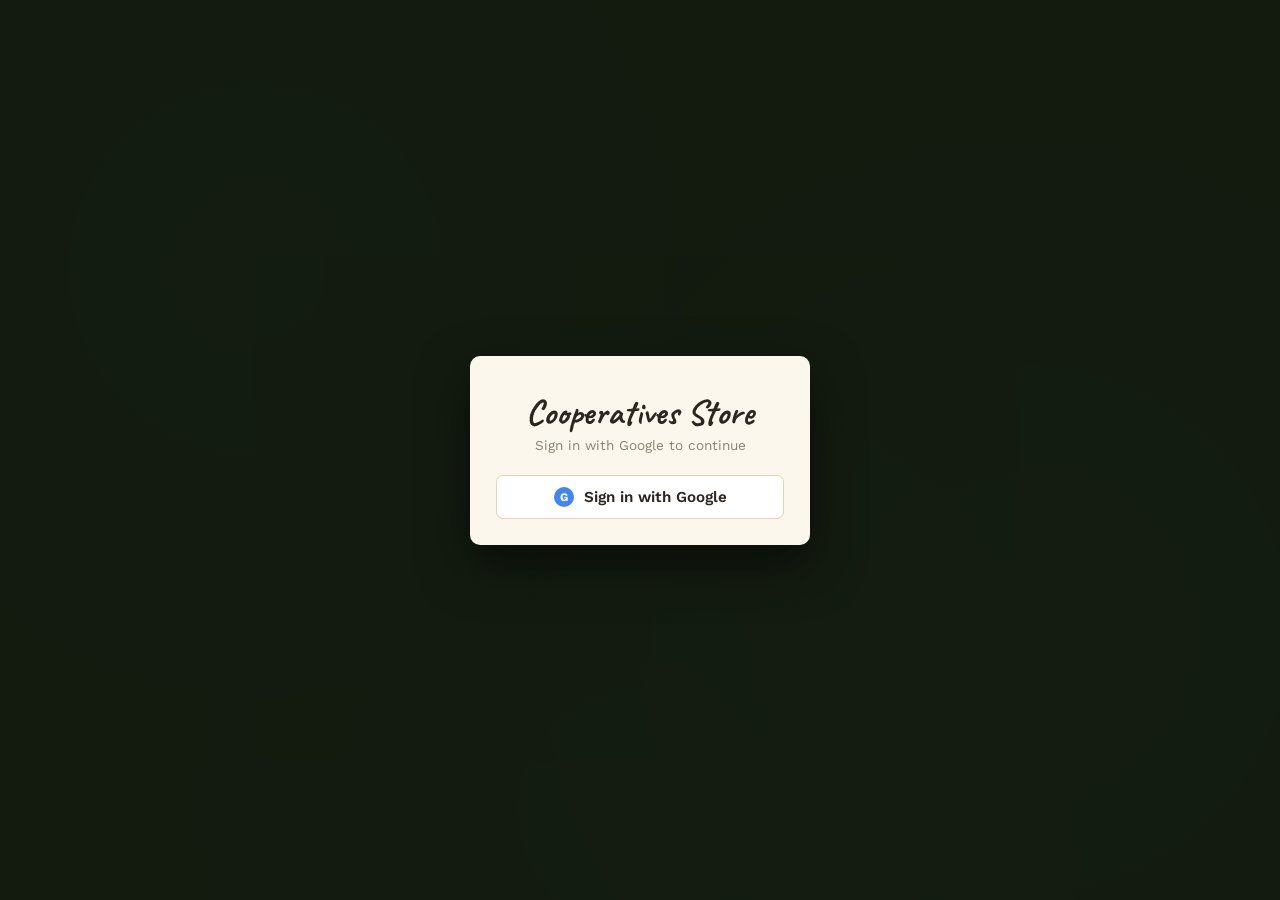
<file: index.html>
<!DOCTYPE html>
<html lang="en">
<head>
<meta charset="UTF-8">
<meta name="viewport" content="width=device-width, initial-scale=1.0, maximum-scale=1.0, user-scalable=no">
<title>Coop POS</title>
<link rel="preconnect" href="https://fonts.googleapis.com">
<link href="https://fonts.googleapis.com/css2?family=Caveat:wght@600;700&family=Work+Sans:wght@400;500;600;700&family=Space+Mono:wght@400;700&display=swap" rel="stylesheet">
<link rel="stylesheet" href="styles.css">
<script src="theme-engine.js"></script>
<script src="Settings/lang/translations.js"></script>
<script src="Settings/lang/language-engine.js"></script>
</head>
<body>

<div class="overlay show" id="loginOverlay">
  <div class="login-box">
    <h3>Cooperatives Store</h3>
    <div class="sub" data-i18n="login.subtitle">Sign in with Google to continue</div>

    <div id="googleBtnStep">
      <div id="googleSignInBtn" class="google-signin-btn"></div>
      <button type="button" class="mock-google-btn" id="mockGoogleBtn">
        <span class="g-circle">G</span> <span data-i18n="login.googleBtn">Sign in with Google</span>
      </button>
      <button type="button" class="name-login-link" id="nameLoginLink" style="display:none;" data-i18n="login.nameInstead">Sign in with just a name instead</button>
      <div class="login-note" id="loginNote"></div>
    </div>

    <div id="mockNameStep" style="display:none;">
      <div class="form-field" style="text-align:left;">
        <label for="mockUserName" data-i18n="login.yourName">Your name</label>
        <input type="text" id="mockUserName" placeholder="e.g. Michael Adrian" data-i18n-placeholder="login.namePlaceholder">
      </div>
      <div class="form-error" id="mockLoginError" data-i18n="login.nameError">Please enter your name.</div>
      <div class="form-actions">
        <button type="button" class="btn-print" id="mockCancelBtn" data-i18n="common.back">Back</button>
        <button type="button" class="btn-new" id="mockContinueBtn" data-i18n="login.continue">Continue</button>
      </div>
    </div>
  </div>
</div>

<div class="kiosk" id="kioskApp" style="display:none;">
  <div class="top-actions">
    <div class="user-badge" id="userBadge">
      <div id="userAvatar" class="user-avatar"></div>
      <span id="userName" class="user-name"></span>
      <button type="button" id="signOutBtn" class="signout-btn" title="Sign out" data-i18n-title="top.signOut">⏻</button>
    </div>
    <a href="Settings/settings.html" id="settingsBtn" class="settings-btn" title="Settings" aria-label="Settings" data-i18n-title="top.settings" data-i18n-aria-label="top.settings">⚙</a>
  </div>
  <header>
    <h1>Cooperatives Store</h1>
    <p data-i18n="header.subtitle">Tap an item, set how many, add it to your order</p>
  </header>

  <nav class="view-tabs">
    <button class="tab-btn active" id="tabOrder" data-i18n="tabs.order">🛒 Order Kiosk</button>
    <button class="tab-btn" id="tabManage" data-i18n="tabs.manage">🛠 Manage Products</button>
    <button class="tab-btn" id="tabPromos" data-i18n="tabs.promos">🏷 Manage Promos</button>
  </nav>

  <div class="view active" id="kioskView">
    <div class="layout">
      <div class="product-grid" id="productGrid"></div>

      <div class="order-panel">
        <h2>Your Order</h2>
        <ul class="order-list" id="orderList">
          <li class="empty-msg">Nothing added yet</li>
        </ul>

        <div class="discount-block">
          <button type="button" class="discount-toggle-btn" id="discountToggleBtn">+ Add Discount</button>
          <div class="discount-form" id="discountForm" style="display:none;">
            <div class="discount-type-tabs">
              <button type="button" class="dtab active" id="dtabPercent">%</button>
              <button type="button" class="dtab" id="dtabFixed">₱</button>
            </div>
            <input type="number" id="discountValue" min="0" step="0.01" placeholder="e.g. 10">
            <div class="quick-discounts" id="quickDiscounts"></div>
            <div class="discount-actions">
              <button type="button" class="btn-print" id="cancelDiscountBtn">Cancel</button>
              <button type="button" class="btn-new" id="applyDiscountBtn">Apply</button>
            </div>
          </div>
        </div>

        <div class="totals">
          <div class="row" id="subtotalRow">
            <span>Subtotal</span>
            <span id="subtotalAmount">₱0.00</span>
          </div>
          <div class="row discount-row" id="discountRow" style="display:none;">
            <span id="discountLabel">Discount</span>
            <span>
              <span id="discountAmountDisplay">–₱0.00</span>
              <button type="button" class="remove-discount-btn" id="removeDiscountBtn">remove</button>
            </span>
          </div>
          <div class="row grand">
            <span>Total</span>
            <span id="totalAmount">₱0.00</span>
          </div>
        </div>
        <button class="checkout-btn" id="checkoutBtn" disabled>Checkout &amp; Print Receipt</button>
      </div>
    </div>
  </div>

  <div class="view" id="manageView">
    <div class="manage-layout">

      <div class="manage-panel">
        <h2><span data-i18n="products.title">Products</span> <button id="addNewBtn" data-i18n="products.addNew">+ Add New</button></h2>
        <div class="manage-list" id="manageList"></div>
      </div>

      <div class="manage-panel" id="formPanel" style="display:none;">
        <h2 id="formTitle" data-i18n="products.add">Add Product</h2>

        <div class="form-field">
          <label for="pName" data-i18n="products.name">Name</label>
          <input type="text" id="pName" placeholder="e.g. Sweet Corn" data-i18n-placeholder="products.namePlaceholder">
        </div>

        <div class="form-row">
          <div class="form-field">
            <label for="pPrice" data-i18n="products.price">Price (₱)</label>
            <input type="number" id="pPrice" min="0" step="0.01" placeholder="60.00">
          </div>
          <div class="form-field">
            <label for="pUnit" data-i18n="products.unit">Sold per</label>
            <input type="text" id="pUnit" placeholder="e.g. kg, piece, bundle" data-i18n-placeholder="products.unitPlaceholder">
          </div>
        </div>

        <div class="form-field">
          <label data-i18n="products.picture">Picture</label>
          <div class="icon-source-tabs">
            <button type="button" class="source-tab active" id="srcIconTab" data-i18n="products.chooseIcon">Choose an icon</button>
            <button type="button" class="source-tab" id="srcImageTab" data-i18n="products.uploadPhoto">Upload a photo</button>
          </div>

          <div id="iconPickerBlock">
            <div class="icon-choices" id="iconChoices"></div>
          </div>

          <div id="imageUploadBlock" style="display:none;">
            <div class="image-upload-box">
              <input type="file" id="imageUpload" accept="image/*">
              <div class="image-preview" id="imagePreview"><img id="imagePreviewImg" alt=""></div>
            </div>
          </div>
        </div>

        <div class="form-error" id="formError" data-i18n="products.errorFields">Please fill in a name, price, and unit.</div>

        <div class="form-actions">
          <button class="btn-print" id="cancelFormBtn" data-i18n="common.cancel">Cancel</button>
          <button class="btn-new" id="saveProductBtn" data-i18n="products.save">Save Product</button>
        </div>
      </div>

    </div>
  </div>

  <div class="view" id="promosView">
    <div class="manage-layout">

      <div class="manage-panel">
        <h2><span data-i18n="promos.title">Promos</span> <button id="addPromoBtn" data-i18n="products.addNew">+ Add New</button></h2>
        <div class="manage-list" id="promoList"></div>
      </div>

      <div class="manage-panel" id="promoFormPanel" style="display:none;">
        <h2 id="promoFormTitle" data-i18n="promos.add">Add Promo</h2>

        <div class="form-field">
          <label for="promoName" data-i18n="promos.name">Promo Name</label>
          <input type="text" id="promoName" placeholder="e.g. Senior/PWD, Founding Anniversary" data-i18n-placeholder="promos.namePlaceholder">
        </div>

        <div class="form-row">
          <div class="form-field">
            <label data-i18n="promos.type">Type</label>
            <div class="icon-source-tabs">
              <button type="button" class="source-tab active" id="promoTabPercent">%</button>
              <button type="button" class="source-tab" id="promoTabFixed">₱</button>
            </div>
          </div>
          <div class="form-field">
            <label for="promoValue" id="promoValueLabel" data-i18n="promos.percentOff">Percent Off</label>
            <input type="number" id="promoValue" min="0" step="0.01" placeholder="e.g. 20" data-i18n-placeholder="promos.examplePercent">
          </div>
        </div>

        <div class="form-error" id="promoFormError" data-i18n="promos.error">Please give the promo a name and a value.</div>

        <div class="form-actions">
          <button class="btn-print" id="cancelPromoBtn" data-i18n="common.cancel">Cancel</button>
          <button class="btn-new" id="savePromoBtn" data-i18n="promos.save">Save Promo</button>
        </div>
      </div>

    </div>
  </div>

</div>

<div class="overlay" id="paymentOverlay">
  <div class="receipt" id="paymentBox">
    <h3 data-i18n="payment.title">Payment</h3>
    <div class="sub" data-i18n="payment.subtitle">Enter cash received</div>

    <div class="r-line r-grand" style="margin-bottom:14px;">
      <span data-i18n="payment.amountDue">Amount Due</span>
      <span id="payDue">₱0.00</span>
    </div>

    <div class="form-field">
      <label for="cashReceivedInput" data-i18n="payment.cashReceived">Cash Received (₱)</label>
      <input type="number" id="cashReceivedInput" min="0" step="0.01" placeholder="0.00">
    </div>

    <div class="quick-cash" id="quickCash"></div>

    <div class="r-totals" style="margin-top:14px;">
      <div class="r-line" id="changeRow">
        <span id="changeLabel" data-i18n="payment.change">Change</span>
        <span id="changeAmount">₱0.00</span>
      </div>
    </div>

    <div class="form-error" id="paymentError" data-i18n="payment.error">Cash received is less than the amount due.</div>

    <div class="overlay-actions">
      <button class="btn-print" id="cancelPaymentBtn" data-i18n="common.cancel">Cancel</button>
      <button class="btn-new" id="confirmPaymentBtn" disabled data-i18n="payment.confirm">Confirm Payment</button>
    </div>
  </div>
</div>

<div class="overlay" id="overlay">
  <div class="receipt" id="receiptBox">
    <h3>Cooperatives Store</h3>
    <div class="sub">Fresh goods, honest prices</div>
    <div class="meta" id="receiptMeta"></div>
    <div id="receiptLines"></div>
    <div class="r-totals">
      <div class="r-line" id="receiptSubtotalRow">
        <span>Subtotal</span>
        <span id="receiptSubtotal">₱0.00</span>
      </div>
      <div class="r-line" id="receiptDiscountRow" style="display:none;">
        <span id="receiptDiscountLabel">Discount</span>
        <span id="receiptDiscountAmount">–₱0.00</span>
      </div>
      <div class="r-line r-grand">
        <span>TOTAL</span>
        <span id="receiptTotal">₱0.00</span>
      </div>
      <div class="r-line" id="receiptCashRow">
        <span>Cash Received</span>
        <span id="receiptCash">₱0.00</span>
      </div>
      <div class="r-line" id="receiptChangeRow">
        <span>Change</span>
        <span id="receiptChange">₱0.00</span>
      </div>
    </div>
    <div class="thanks">Thanks for stopping by!</div>
    <div class="overlay-actions">
      <button class="btn-print" id="printBtn">Print</button>
      <button class="btn-new" id="newOrderBtn">New Order</button>
    </div>
  </div>
</div>

<script src="https://accounts.google.com/gsi/client" async defer></script>
<script src="script.js"></script>

</body>
</html>
</file>
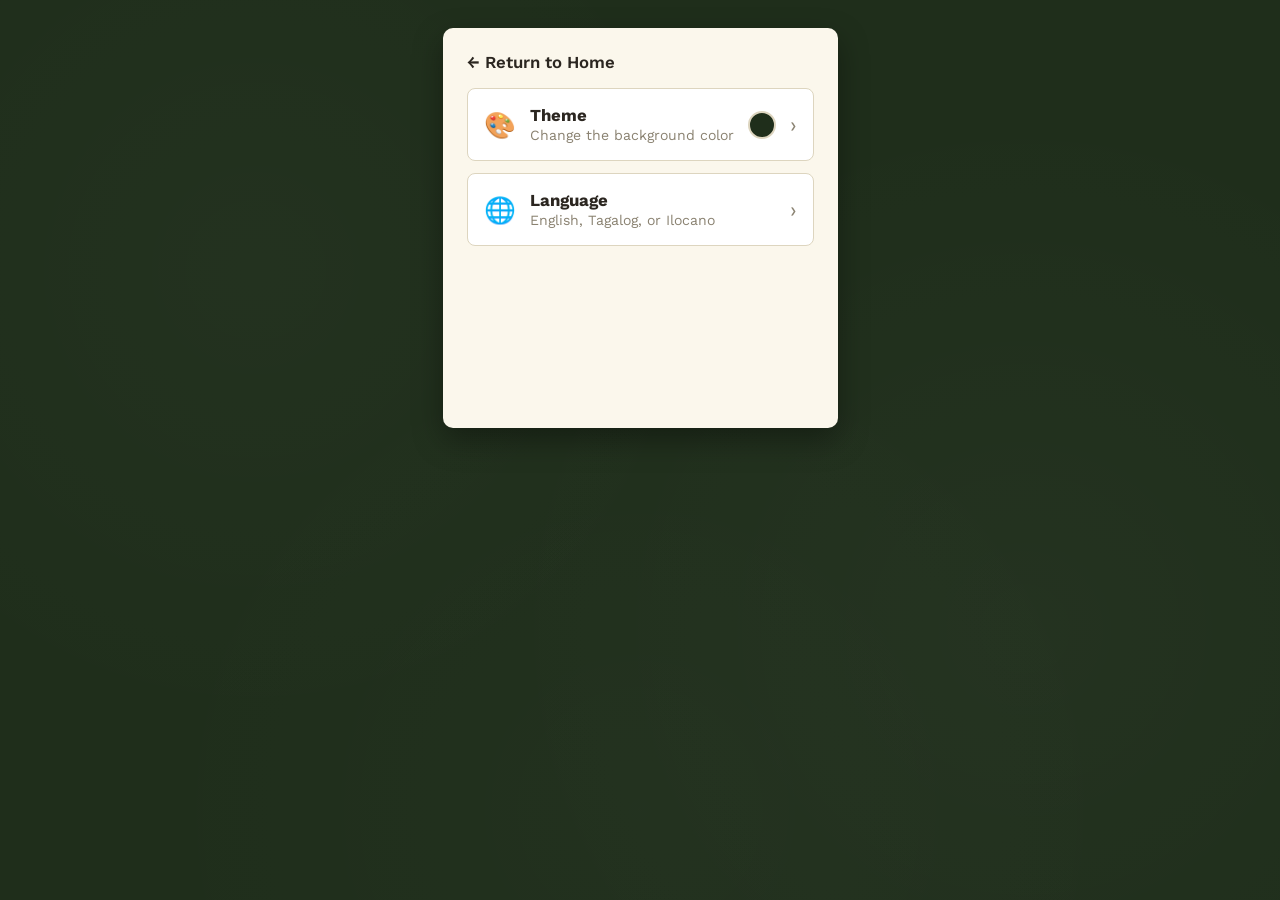
<file: Settings/settings.html>
<!DOCTYPE html>
<html lang="en">
<head>
<meta charset="UTF-8">
<meta name="viewport" content="width=device-width, initial-scale=1.0">
<title>Settings — Coop POS</title>
<link rel="preconnect" href="https://fonts.googleapis.com">
<link href="https://fonts.googleapis.com/css2?family=Caveat:wght@600;700&family=Work+Sans:wght@400;500;600;700&family=Space+Mono:wght@400;700&display=swap" rel="stylesheet">
<link rel="stylesheet" href="../styles.css">
<link rel="stylesheet" href="settings.css">
<script src="../theme-engine.js"></script>
<script src="lang/translations.js"></script>
<script src="lang/language-engine.js"></script>
</head>
<body>

<div class="kiosk">
  <div class="settings-container">
    <a href="../index.html" class="back-link" data-i18n="settings.home">← Return to Home</a>

    <div class="settings-list">
      <a href="theme/theme.html" class="settings-link">
        <span class="s-icon">🎨</span>
        <span class="s-text">
          <span class="s-title" data-i18n="settings.theme">Theme</span><br>
          <span class="s-sub" data-i18n="settings.themeSub">Change the background color</span>
        </span>
        <span class="s-swatch" data-i18n-title="settings.currentBg" title="Current background"></span>
        <span class="s-arrow">›</span>
      </a>

      <a href="lang/lang.html" class="settings-link">
        <span class="s-icon">🌐</span>
        <span class="s-text">
          <span class="s-title" data-i18n="settings.language">Language</span><br>
          <span class="s-sub" data-i18n="settings.languageSub">English or Tagalog</span>
        </span>
        <span class="s-arrow">›</span>
      </a>
    </div>
  </div>
</div>

</body>
</html>
</file>
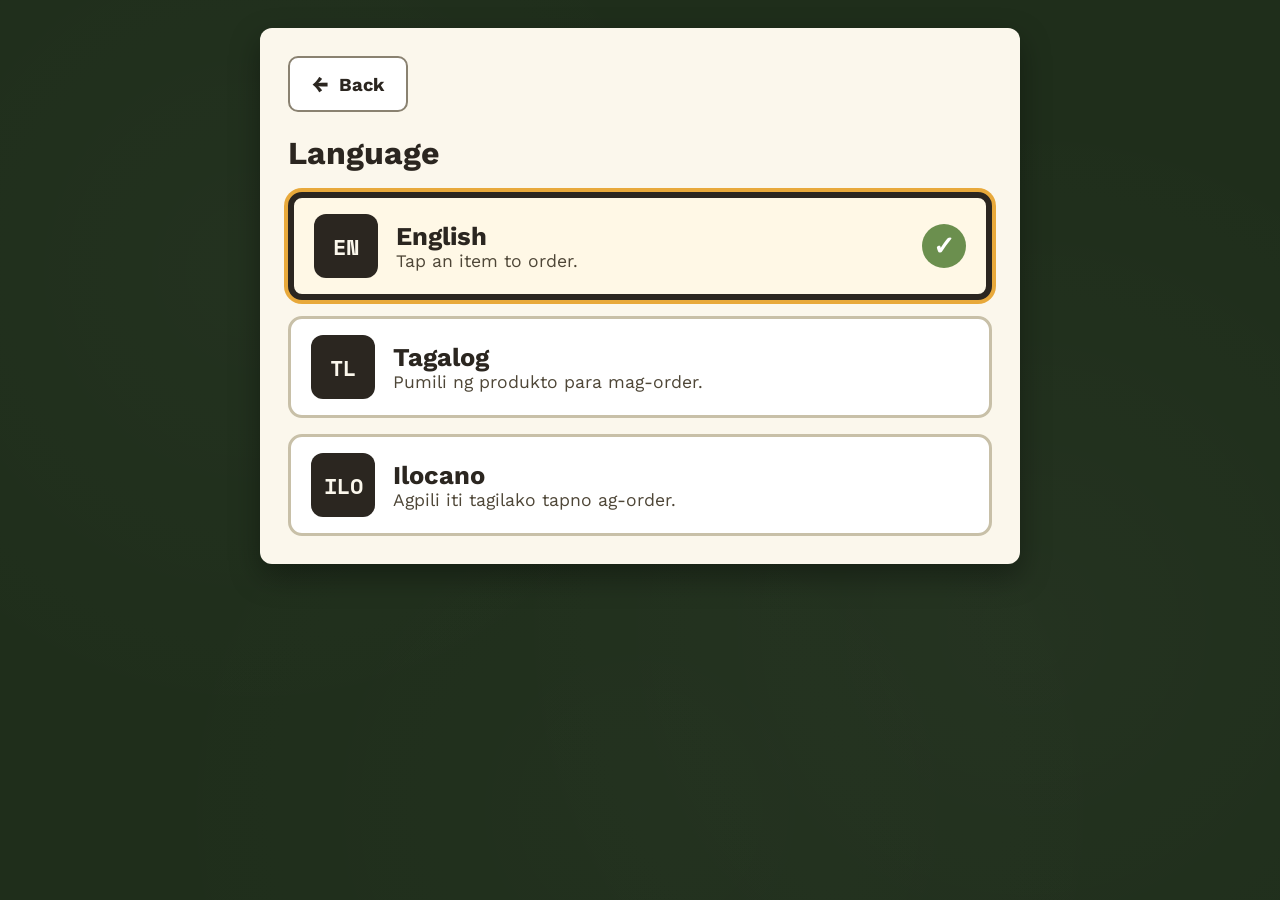
<file: Settings/lang/lang.html>
<!DOCTYPE html>
<html lang="en">
<head>
<meta charset="UTF-8">
<meta name="viewport" content="width=device-width, initial-scale=1.0">
<title>Language — Coop POS</title>
<link rel="preconnect" href="https://fonts.googleapis.com">
<link href="https://fonts.googleapis.com/css2?family=Caveat:wght@600;700&family=Work+Sans:wght@400;500;600;700&family=Space+Mono:wght@400;700&display=swap" rel="stylesheet">
<link rel="stylesheet" href="../../styles.css">
<link rel="stylesheet" href="lang.css">
<script src="../../theme-engine.js"></script>
<script src="translations.js"></script>
<script src="language-engine.js"></script>
</head>
<body>

<div class="kiosk">
  <main class="lang-page">

    <a href="../settings.html" class="nav-btn"><span class="arrow">←</span> <span data-i18n="common.back">Back</span></a>

    <h1 class="page-title" data-i18n="lang.title">Language</h1>

    <div class="status-bar" id="statusBar" role="status" aria-live="polite">
      <span data-i18n="common.saved">✓ Saved</span>
    </div>

    <div class="lang-list" id="langList"></div>

  </main>
</div>

<script src="lang.js"></script>

</body>
</html>
</file>
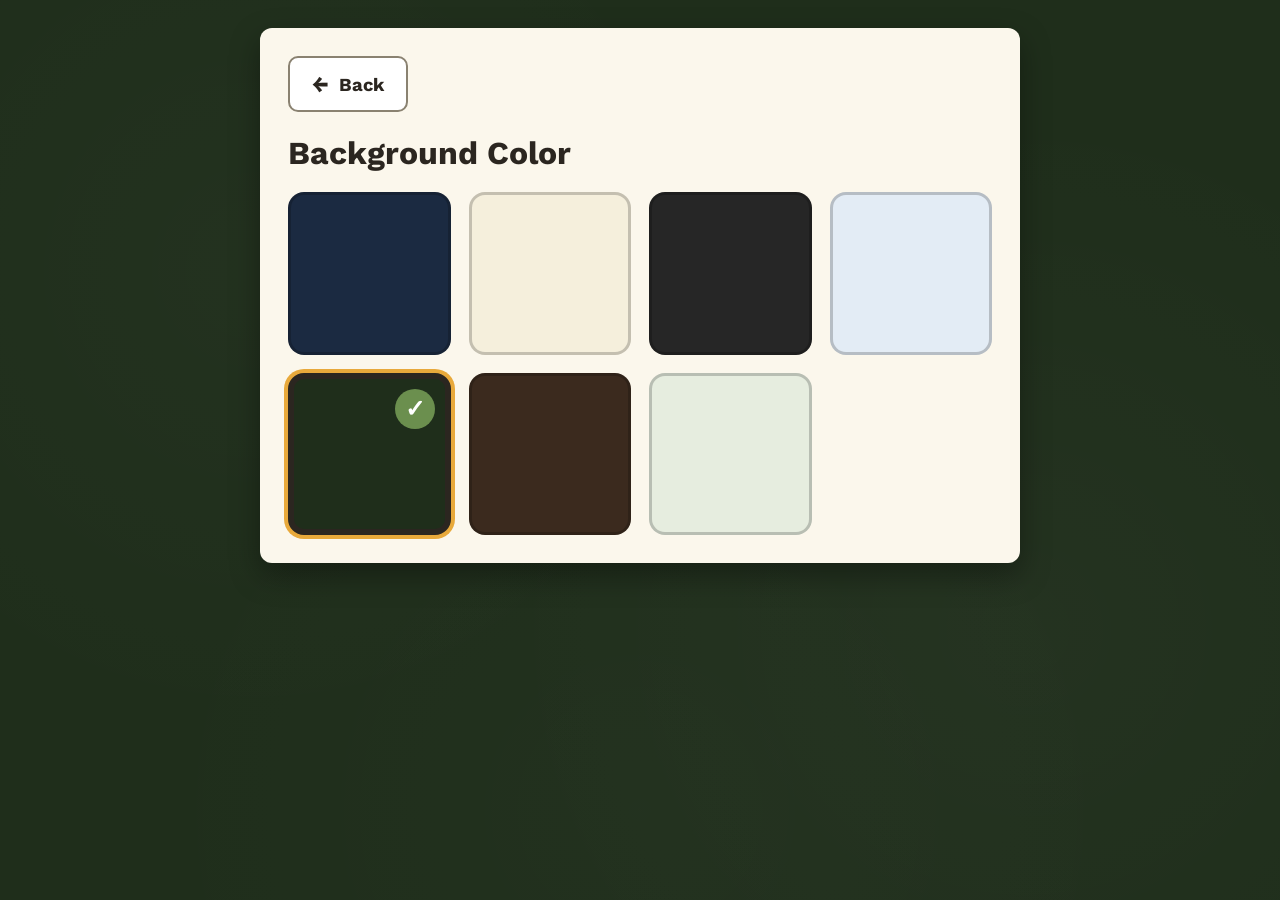
<file: Settings/theme/theme.html>
<!DOCTYPE html>
<html lang="en">
<head>
<meta charset="UTF-8">
<meta name="viewport" content="width=device-width, initial-scale=1.0">
<title>Theme — Coop POS</title>
<link rel="preconnect" href="https://fonts.googleapis.com">
<link href="https://fonts.googleapis.com/css2?family=Caveat:wght@600;700&family=Work+Sans:wght@400;500;600;700&family=Space+Mono:wght@400;700&display=swap" rel="stylesheet">
<link rel="stylesheet" href="../../styles.css">
<link rel="stylesheet" href="theme.css">
<script src="../../theme-engine.js"></script>
<script src="../lang/translations.js"></script>
<script src="../lang/language-engine.js"></script>
</head>
<body>

<div class="kiosk">
  <main class="theme-page">

    <a href="../settings.html" class="nav-btn"><span class="arrow">←</span> <span data-i18n="common.back">Back</span></a>

    <h1 class="page-title" data-i18n="theme.title">Background Color</h1>

    <div class="status-bar" id="statusBar" role="status" aria-live="polite">
      <span data-i18n="common.saved">✓ Saved</span>
      <button type="button" class="nav-btn" id="undoBtn" data-i18n="theme.undo">↶ Undo</button>
    </div>

    <div class="swatch-grid" id="swatchGrid"></div>

  </main>
</div>

<script src="theme.js"></script>

</body>
</html>
</file>
<file: styles.css>
:root{
    --board:      #1F2E1B;
    --board-2:    #29391F;
    --chalk:      #F1EAD9;
    --chalk-dim:  #C8C2AE;
    --yolk:       #E8A93B;
    --yolk-dark:  #B9822A;
    --tomato:     #C1442E;
    --leaf:       #6B8F4E;
    --paper:      #FBF7EC;
    --paper-line: #DDD5BF;
  }

  *{ box-sizing: border-box; }

  html,body{
    margin:0; padding:0; height:100%;
    background: var(--board);
    color: var(--chalk);
    font-family: 'Work Sans', sans-serif;
    -webkit-font-smoothing: antialiased;
  }

  body{
    background-image:
      radial-gradient(circle at 20% 30%, rgba(255,255,255,0.02) 0%, transparent 40%),
      radial-gradient(circle at 80% 70%, rgba(255,255,255,0.025) 0%, transparent 45%),
      radial-gradient(circle at 50% 90%, rgba(255,255,255,0.015) 0%, transparent 50%);
  }

  .kiosk{
    max-width: 1180px;
    margin: 0 auto;
    padding: 28px 24px 40px;
    min-height: 100vh;
    display: flex;
    flex-direction: column;
    position: relative;
  }

  .top-actions{
    position: absolute;
    top: 26px;
    right: 24px;
    display: flex;
    align-items: center;
    gap: 8px;
    z-index: 5;
  }
  .user-badge{
    display: none;
    align-items: center;
    gap: 8px;
    background: rgba(241,234,217,0.08);
    border: 1px solid rgba(241,234,217,0.18);
    border-radius: 999px;
    padding: 5px 12px 5px 5px;
  }
  .user-avatar{
    width: 30px; height: 30px; border-radius: 50%; object-fit: cover;
    background: #4285F4; color: #fff; flex-shrink: 0;
    display: flex; align-items: center; justify-content: center;
    font-size: 0.72rem; font-weight: 700; font-family: 'Work Sans', sans-serif;
  }
  .user-name{
    font-size: 0.85rem; font-weight: 600; color: var(--chalk);
    max-width: 140px; overflow: hidden; text-overflow: ellipsis; white-space: nowrap;
  }
  .signout-btn{
    background: none; border: none; color: var(--chalk-dim); font-size: 1rem;
    cursor: pointer; padding: 0 0 0 4px; line-height: 1;
  }
  .signout-btn:hover{ color: var(--tomato); }
  .settings-btn{
    width: 42px; height: 42px; flex-shrink: 0;
    display: flex; align-items: center; justify-content: center;
    background: rgba(241,234,217,0.08);
    border: 1px solid rgba(241,234,217,0.18);
    border-radius: 50%;
    color: var(--chalk-dim); font-size: 1.2rem; line-height: 1;
    text-decoration: none; transition: transform 0.3s ease, color 0.2s, background 0.2s;
  }
  .settings-btn:hover{ color: var(--chalk); background: rgba(241,234,217,0.14); transform: rotate(60deg); }
  @media (max-width: 640px){
    .top-actions{ position: static; margin: 0 auto 12px; width: fit-content; }
  }

  .login-box{
    background: var(--paper); color: #2B2620; width: 100%; max-width: 340px;
    padding: 34px 26px 26px; border-radius: 10px; text-align: center;
    box-shadow: 0 20px 50px rgba(0,0,0,0.5);
  }
  .login-box h3{ font-family: 'Caveat', cursive; font-size: 2.2rem; margin: 0 0 2px; }
  .login-box .sub{ font-size: 0.85rem; color: #8A8271; margin-bottom: 22px; }

  .mock-google-btn{
    width: 100%; display: flex; align-items: center; justify-content: center; gap: 10px;
    padding: 11px 16px; border-radius: 7px; border: 1px solid var(--paper-line); background: #fff;
    color: #2B2620; font-family: 'Work Sans', sans-serif; font-weight: 600; font-size: 0.95rem;
    cursor: pointer; transition: background 0.15s ease;
  }
  .mock-google-btn:hover{ background: #F2ECDD; }
  .g-circle{
    width: 20px; height: 20px; border-radius: 50%; background: #4285F4; color: #fff;
    display: flex; align-items: center; justify-content: center; font-size: 0.72rem; font-weight: 700;
    flex-shrink: 0;
  }
  #mockNameStep .form-actions{ margin-top: 10px; }
  .user-avatar.has-photo{ background-size: cover; background-position: center; }
  .google-signin-btn{ display: flex; justify-content: center; min-height: 0; }
  .name-login-link{
    margin-top: 14px; background: none; border: none; padding: 0; cursor: pointer;
    color: #8A8271; font-family: 'Work Sans', sans-serif; font-size: 0.8rem; text-decoration: underline;
  }
  .name-login-link:hover{ color: #2B2620; }
  .login-note{ margin-top: 12px; font-size: 0.75rem; color: #8A8271; line-height: 1.4; }
  .login-note:empty{ display: none; }

  header{ text-align: center; margin-bottom: 14px; }

  header h1{
    font-family: 'Caveat', cursive;
    font-weight: 700;
    font-size: clamp(2.6rem, 6vw, 3.6rem);
    margin: 0 0 4px;
    color: var(--chalk);
    letter-spacing: 0.5px;
  }

  header p{ margin: 0; color: var(--chalk-dim); font-size: 0.98rem; }

  .view-tabs{
    display: flex;
    justify-content: center;
    gap: 10px;
    margin: 18px 0 24px;
  }
  .tab-btn{
    padding: 10px 20px;
    border-radius: 8px;
    border: 2px solid rgba(241,234,217,0.18);
    background: transparent;
    color: var(--chalk-dim);
    font-family: 'Work Sans', sans-serif;
    font-weight: 600;
    font-size: 0.92rem;
    cursor: pointer;
    transition: all 0.15s ease;
  }
  .tab-btn.active{
    background: var(--yolk);
    border-color: var(--yolk);
    color: #2A1D07;
  }
  .tab-btn:not(.active):hover{ border-color: rgba(241,234,217,0.4); color: var(--chalk); }

  .view{ display: none; flex: 1; }
  .view.active{ display: flex; flex-direction: column; }

  .layout{
    display: grid;
    grid-template-columns: 1fr 360px;
    gap: 22px;
    flex: 1;
    align-items: start;
  }
  @media (max-width: 860px){ .layout{ grid-template-columns: 1fr; } }

  .product-grid{
    display: grid;
    grid-template-columns: repeat(2, 1fr);
    gap: 16px;
  }
  @media (max-width: 520px){ .product-grid{ grid-template-columns: 1fr; } }

  .product-card{
    background: var(--board-2);
    border: 2px solid rgba(241,234,217,0.14);
    border-radius: 10px;
    padding: 16px 16px 14px;
    cursor: default;
    transition: border-color 0.15s ease, transform 0.1s ease;
    position: relative;
  }
  .product-card:hover{ border-color: rgba(241,234,217,0.32); }
  .product-card.active{ border-color: var(--yolk); box-shadow: 0 0 0 1px var(--yolk); }

  .product-card .icon{
    width: 72px; height: 72px; margin: 0 auto 8px; display: flex;
    align-items: center; justify-content: center; overflow: hidden;
  }
  .product-card .icon svg{ width: 100%; height: 100%; }
  .product-card .icon img{ width: 100%; height: 100%; object-fit: cover; border-radius: 8px; }

  .product-card .name{
    font-family: 'Caveat', cursive; font-weight: 700; font-size: 1.7rem;
    text-align: center; margin: 0 0 2px;
  }
  .product-card .price{
    text-align: center; color: var(--yolk); font-weight: 600; font-size: 1rem; margin: 0 0 12px;
  }
  .price small{ color: var(--chalk-dim); font-weight: 400; }

  .qty-row{ display: flex; align-items: center; justify-content: center; gap: 8px; flex-wrap: wrap; }
  .qty-btn{
    width: 38px; height: 38px; border-radius: 8px; border: none;
    background: rgba(241,234,217,0.12); color: var(--chalk); font-size: 1.3rem; line-height: 1;
    cursor: pointer; display:flex; align-items:center; justify-content:center; touch-action: manipulation;
  }
  .qty-btn:active{ transform: scale(0.94); }

  .unit-select{
    background: rgba(241,234,217,0.12);
    color: var(--chalk);
    border: none;
    border-radius: 8px;
    height: 38px;
    padding: 0 6px;
    font-size: 0.78rem;
    font-family: 'Work Sans', sans-serif;
    cursor: pointer;
  }
  .unit-select:focus{ outline: 1px solid var(--yolk); }
  .unit-select option{ color: #2B2620; }

  .price-edit-wrap{
    display: flex;
    align-items: center;
    gap: 2px;
    height: 38px;
    padding: 0 6px 0 8px;
    border-radius: 8px;
    background: rgba(241,234,217,0.12);
    color: var(--chalk);
    font-size: 0.85rem;
  }
  .price-edit{
    width: 56px;
    background: transparent;
    border: none;
    color: var(--chalk);
    font-family: 'Work Sans', sans-serif;
    font-size: 0.85rem;
    padding: 4px 0;
  }
  .price-edit:focus{ outline: none; }
  .price-edit::-webkit-outer-spin-button, .price-edit::-webkit-inner-spin-button{ -webkit-appearance: none; margin: 0; }
  .price-edit[type=number]{ -moz-appearance: textfield; appearance: textfield; }

  .qty-input{
    width: 48px; text-align: center; background: transparent; border: none;
    border-bottom: 2px solid rgba(241,234,217,0.3); color: var(--chalk);
    font-size: 1.1rem; font-family: 'Work Sans', sans-serif; padding: 4px 0;
  }
  .qty-input:focus{ outline: none; border-color: var(--yolk); }
  .qty-input::-webkit-outer-spin-button, .qty-input::-webkit-inner-spin-button{ -webkit-appearance: none; margin: 0; }
  .qty-input[type=number]{ -moz-appearance: textfield; appearance: textfield; }

  .add-btn{
    margin-top: 12px; width: 100%; padding: 11px 0; border: none; border-radius: 8px;
    background: var(--yolk); color: #2A1D07; font-weight: 700; font-size: 0.98rem;
    cursor: pointer; transition: background 0.15s ease;
  }
  .add-btn:hover{ background: var(--yolk-dark); }
  .add-btn:active{ transform: scale(0.98); }

  .stock-tag{
    position: absolute; top: 10px; right: 10px; font-size: 0.68rem; text-transform: uppercase;
    letter-spacing: 0.06em; background: var(--leaf); color: #12200B; padding: 3px 7px;
    border-radius: 5px; font-weight: 700;
  }

  .order-panel{
    background: var(--paper); color: #2B2620; border-radius: 10px; padding: 20px 20px 18px;
    position: sticky; top: 20px; box-shadow: 0 12px 30px rgba(0,0,0,0.35);
  }
  .order-panel h2{
    font-family: 'Space Mono', monospace; font-size: 1rem; letter-spacing: 0.08em;
    margin: 0 0 4px; text-transform: uppercase; border-bottom: 2px dashed var(--paper-line); padding-bottom: 12px;
  }
  .order-list{ list-style: none; margin: 12px 0; padding: 0; min-height: 60px; max-height: 320px; overflow-y: auto; }
  .order-list .empty-msg{ color: #8A8271; font-size: 0.9rem; font-family: 'Space Mono', monospace; padding: 18px 0; text-align: center; }
  .order-line{
    display: flex; justify-content: space-between; align-items: flex-start; gap: 8px;
    font-family: 'Space Mono', monospace; font-size: 0.86rem; padding: 8px 0; border-bottom: 1px dashed var(--paper-line);
  }
  .order-line .l-left .l-name{ font-weight: 700; }
  .order-line .l-left .l-sub{ color: #8A8271; font-size: 0.78rem; }
  .order-line .l-right{ text-align: right; white-space: nowrap; }
  .order-line .remove{ background: none; border: none; color: var(--tomato); font-size: 0.75rem; cursor: pointer; padding: 0; margin-top: 2px; }

  .totals{ font-family: 'Space Mono', monospace; font-size: 0.9rem; padding-top: 8px; }
  .totals .row{ display: flex; justify-content: space-between; padding: 3px 0; }
  .totals .grand{ font-weight: 700; font-size: 1.15rem; border-top: 2px dashed var(--paper-line); margin-top: 8px; padding-top: 10px; }

  .checkout-btn{
    margin-top: 16px; width: 100%; padding: 13px 0; border: none; border-radius: 8px;
    background: var(--tomato); color: var(--paper); font-weight: 700; font-size: 1rem; cursor: pointer; letter-spacing: 0.02em;
  }
  .checkout-btn:disabled{ background: #C9C2AC; color: #8A8271; cursor: not-allowed; }
  .checkout-btn:not(:disabled):hover{ background: #A6392A; }

  .overlay{
    position: fixed; inset: 0; background: rgba(15, 20, 12, 0.72); display: none;
    align-items: center; justify-content: center; padding: 20px; z-index: 20;
  }
  .overlay.show{ display: flex; }

  .receipt{
    background: var(--paper); color: #2B2620; width: 100%; max-width: 340px; max-height: 86vh;
    overflow-y: auto; padding: 26px 22px 20px; font-family: 'Space Mono', monospace; border-radius: 4px;
    box-shadow: 0 20px 50px rgba(0,0,0,0.5);
  }
  .receipt h3{ text-align: center; font-family: 'Caveat', cursive; font-size: 2rem; margin: 0 0 2px; }
  .receipt .sub{ text-align:center; font-size: 0.72rem; color: #8A8271; margin-bottom: 14px; }
  .receipt .meta{ font-size: 0.75rem; color: #8A8271; margin-bottom: 10px; border-bottom: 1px dashed var(--paper-line); padding-bottom: 10px; }
  .receipt .r-line{ display:flex; justify-content: space-between; font-size: 0.85rem; padding: 4px 0; }
  .receipt .r-totals{ border-top: 1px dashed var(--paper-line); margin-top: 10px; padding-top: 10px; }
  .receipt .r-grand{ font-weight: 700; font-size: 1.1rem; border-top: 2px dashed var(--paper-line); margin-top: 8px; padding-top: 10px; }
  .receipt .thanks{ text-align: center; margin-top: 18px; font-size: 0.8rem; color: #8A8271; }

  .overlay-actions{ display: flex; gap: 10px; margin-top: 18px; }
  .overlay-actions button{
    flex: 1; padding: 11px 0; border-radius: 7px; border: none; font-weight: 700;
    font-family: 'Work Sans', sans-serif; cursor: pointer;
  }
  .btn-print{ background: rgba(43,38,32,0.08); color: #2B2620; }
  .btn-new{ background: var(--yolk); color: #2A1D07; }

  .manage-layout{
    display: grid;
    grid-template-columns: 1fr 1fr;
    gap: 22px;
    align-items: start;
  }
  @media (max-width: 860px){ .manage-layout{ grid-template-columns: 1fr; } }

  .manage-panel{
    background: var(--paper); color: #2B2620; border-radius: 10px; padding: 20px;
    box-shadow: 0 12px 30px rgba(0,0,0,0.35);
  }
  .manage-panel h2{
    font-family: 'Space Mono', monospace; font-size: 1rem; letter-spacing: 0.08em;
    text-transform: uppercase; margin: 0 0 14px; display: flex; justify-content: space-between; align-items: center;
  }
  .manage-panel h2 button{
    font-family: 'Work Sans', sans-serif; text-transform: none; letter-spacing: normal;
    padding: 7px 14px; border: none; border-radius: 6px; background: var(--yolk); color: #2A1D07;
    font-weight: 700; font-size: 0.85rem; cursor: pointer;
  }

  .manage-list{ display: flex; flex-direction: column; gap: 10px; max-height: 560px; overflow-y: auto; }

  .manage-row{
    display: flex; align-items: center; gap: 12px; padding: 10px; border: 1px solid var(--paper-line);
    border-radius: 8px; background: #fff;
  }
  .manage-row .thumb{
    width: 48px; height: 48px; flex-shrink: 0; border-radius: 8px; overflow: hidden;
    display:flex; align-items:center; justify-content:center; background: #F2ECDD;
  }
  .manage-row .thumb svg{ width: 100%; height: 100%; }
  .manage-row .thumb img{ width: 100%; height: 100%; object-fit: cover; }
  .manage-row .info{ flex: 1; min-width: 0; }
  .manage-row .info .r-name{ font-weight: 700; font-size: 0.95rem; }
  .manage-row .info .r-price{ font-size: 0.82rem; color: #8A8271; font-family: 'Space Mono', monospace; }
  .manage-row .row-actions{ display: flex; gap: 6px; }
  .manage-row .row-actions button{
    padding: 7px 10px; border: none; border-radius: 6px; font-size: 0.78rem; font-weight: 700; cursor: pointer;
  }
  .btn-edit{ background: rgba(43,38,32,0.08); color: #2B2620; }
  .btn-delete{ background: rgba(193,68,46,0.12); color: var(--tomato); }

  .empty-manage{ text-align: center; color: #8A8271; font-family: 'Space Mono', monospace; padding: 30px 0; }

  .form-field{ margin-bottom: 14px; }
  .form-field label{
    display: block; font-size: 0.78rem; text-transform: uppercase; letter-spacing: 0.05em;
    color: #8A8271; margin-bottom: 5px;
  }
  .form-field input, .form-field select{
    width: 100%; padding: 9px 10px; border-radius: 6px; border: 1px solid var(--paper-line);
    background: #fff; color: #2B2620; font-family: 'Work Sans', sans-serif; font-size: 0.95rem;
  }
  .form-field input:focus, .form-field select:focus{ outline: none; border-color: var(--yolk-dark); }
  .form-row{ display: flex; gap: 10px; }
  .form-row .form-field{ flex: 1; }

  .icon-source-tabs{ display: flex; gap: 8px; margin-bottom: 10px; }
  .source-tab{
    flex: 1; padding: 8px 0; border-radius: 6px; border: 1px solid var(--paper-line);
    background: #fff; color: #8A8271; font-weight: 600; font-size: 0.85rem; cursor: pointer;
  }
  .source-tab.active{ background: var(--yolk); border-color: var(--yolk); color: #2A1D07; }

  .icon-choices{
    display: grid; grid-template-columns: repeat(6, 1fr); gap: 8px;
    max-height: 190px; overflow-y: auto; padding: 4px;
  }
  @media (max-width: 480px){ .icon-choices{ grid-template-columns: repeat(4, 1fr); } }

  .icon-choice{
    aspect-ratio: 1; border-radius: 8px; border: 2px solid var(--paper-line);
    background: #fff; padding: 6px; cursor: pointer;
  }
  .icon-choice svg{ width: 100%; height: 100%; }
  .icon-choice.selected{ border-color: var(--yolk-dark); background: #FBEFD8; }

  .image-upload-box{
    border: 2px dashed var(--paper-line); border-radius: 8px; padding: 16px; text-align: center;
  }
  .image-upload-box input[type=file]{ font-size: 0.85rem; }
  .image-preview{
    width: 80px; height: 80px; margin: 10px auto 0; border-radius: 8px; overflow: hidden;
    display: none; background: #F2ECDD;
  }
  .image-preview img{ width: 100%; height: 100%; object-fit: cover; }

  .form-error{ color: var(--tomato); font-size: 0.82rem; margin: -6px 0 12px; display: none; }
  .form-actions{ display: flex; gap: 10px; margin-top: 6px; }
  .form-actions button{
    flex: 1; padding: 11px 0; border-radius: 7px; border: none; font-weight: 700;
    font-family: 'Work Sans', sans-serif; cursor: pointer;
  }

  .quick-cash{
    display: grid;
    grid-template-columns: repeat(3, 1fr);
    gap: 8px;
    margin-top: 4px;
  }
  .quick-cash button{
    padding: 10px 0;
    border-radius: 6px;
    border: 1px solid var(--paper-line);
    background: #fff;
    color: #2B2620;
    font-family: 'Space Mono', monospace;
    font-size: 0.85rem;
    font-weight: 700;
    cursor: pointer;
  }
  .quick-cash button:hover{ background: #F2ECDD; }
  .quick-cash button.clear-btn{ color: var(--tomato); }
  #changeRow.insufficient span{ color: var(--tomato); }
  #changeRow.ok span{ color: var(--leaf); }

  .discount-block{ margin: 4px 0 2px; }
  .discount-toggle-btn{
    background: none; border: none; color: #8A8271; font-family: 'Space Mono', monospace;
    font-size: 0.82rem; cursor: pointer; padding: 4px 0; text-decoration: underline;
  }
  .discount-toggle-btn:hover{ color: #2B2620; }

  .discount-form{
    border: 1px dashed var(--paper-line); border-radius: 8px; padding: 12px; margin-top: 6px;
  }
  .discount-type-tabs{ display: flex; gap: 6px; margin-bottom: 8px; }
  .dtab{
    flex: 1; padding: 6px 0; border-radius: 6px; border: 1px solid var(--paper-line);
    background: #fff; color: #8A8271; font-weight: 700; font-size: 0.85rem; cursor: pointer;
  }
  .dtab.active{ background: var(--yolk); border-color: var(--yolk); color: #2A1D07; }

  .discount-form input{
    width: 100%; padding: 8px 10px; border-radius: 6px; border: 1px solid var(--paper-line);
    background: #fff; color: #2B2620; font-family: 'Work Sans', sans-serif; font-size: 0.9rem; margin-bottom: 8px;
  }

  .quick-discounts{ display: flex; flex-wrap: wrap; gap: 6px; margin-bottom: 10px; }
  .quick-discounts button{
    padding: 6px 10px; border-radius: 6px; border: 1px solid var(--paper-line); background: #fff;
    color: #2B2620; font-size: 0.78rem; font-weight: 600; cursor: pointer;
  }
  .quick-discounts button:hover{ background: #F2ECDD; }

  .discount-actions{ display: flex; gap: 8px; }
  .discount-actions button{
    flex: 1; padding: 8px 0; border-radius: 6px; border: none; font-weight: 700;
    font-family: 'Work Sans', sans-serif; font-size: 0.85rem; cursor: pointer;
  }

  .discount-row{ color: var(--tomato); position: relative; }
  .remove-discount-btn{
    background: none; border: none; color: var(--tomato); font-size: 0.72rem;
    text-decoration: underline; cursor: pointer; margin-left: 8px; padding: 0;
  }

  @media print{
    body *{ visibility: hidden; }
    .receipt, .receipt *{ visibility: visible; }
    .receipt{ position: absolute; top:0; left:0; box-shadow:none; max-height:none; }
    .overlay-actions{ display:none; }
  }
</file>
<file: Settings/settings.css>
.settings-container{
  max-width: 720px;
  min-height: 400px;
  margin: 0 auto;
  background: var(--paper);
  color: #2B2620;
  border-radius: 10px;
  padding: 24px;
  box-shadow: 0 12px 30px rgba(0,0,0,0.35);
}
.back-link{
  display: inline-block; margin-bottom: 16px; color: #2B2620;
  font-size: 1.05rem; font-weight: 600; text-decoration: none;
}
.back-link:hover{ text-decoration: underline; }
.settings-list{ display: flex; flex-direction: column; gap: 12px; }
.settings-link{
  display: flex; align-items: center; gap: 14px;
  padding: 16px; border-radius: 8px; border: 1px solid var(--paper-line);
  background: #fff; color: #2B2620; text-decoration: none;
}
.settings-link:hover{ border-color: var(--yolk-dark); }
.settings-link .s-icon{ font-size: 1.6rem; }
.settings-link .s-text{ flex: 1; }
.settings-link .s-title{ font-weight: 700; font-size: 1.05rem; }
.settings-link .s-sub{ font-size: 0.88rem; color: #8A8271; }
.settings-link .s-swatch{
  width: 28px; height: 28px; border-radius: 50%;
  background: var(--board); border: 2px solid var(--paper-line);
}
.settings-link .s-arrow{ font-size: 1.3rem; color: #8A8271; }
</file>
<file: Settings/lang/lang.css>
.lang-page{
  max-width: 760px; width: 100%; margin: 0 auto;
  background: var(--paper); color: #2B2620;
  border-radius: 12px; padding: 28px;
  box-shadow: 0 12px 30px rgba(0,0,0,0.35);
}

.nav-btn{
  display: inline-flex; align-items: center; justify-content: center; gap: 10px;
  min-height: 56px; padding: 0 22px; border-radius: 10px;
  background: #fff; color: #2B2620; border: 2px solid #8A8271;
  text-decoration: none; cursor: pointer;
  font-family: 'Work Sans', sans-serif; font-size: 1.15rem; font-weight: 700;
}
.nav-btn:hover{ background: #F1EAD9; }
.nav-btn .arrow{ font-size: 1.4rem; line-height: 1; }

a:focus-visible, button:focus-visible{ outline: 4px solid var(--yolk); outline-offset: 3px; }

.page-title{ font-size: 2rem; font-weight: 700; margin: 22px 0 20px; }

.lang-list{ display: flex; flex-direction: column; gap: 16px; }
.lang-option{
  display: flex; align-items: center; gap: 18px; width: 100%;
  min-height: 96px; padding: 16px 20px; border-radius: 14px;
  border: 3px solid #C8C0A8; background: #fff; color: #2B2620;
  font-family: 'Work Sans', sans-serif; text-align: left; cursor: pointer;
}
.lang-option:hover{ border-color: #8A8271; }
.lang-option.selected{ border: 6px solid #2B2620; background: #FFF8E6; box-shadow: 0 0 0 4px var(--yolk); }
.lang-badge{
  width: 64px; height: 64px; flex-shrink: 0; border-radius: 12px;
  display: flex; align-items: center; justify-content: center;
  background: #2B2620; color: #FBF7EC;
  font-family: 'Space Mono', monospace; font-size: 1.4rem; font-weight: 700;
}
.lang-text{ flex: 1; min-width: 0; }
.lang-name{ display: block; font-size: 1.6rem; font-weight: 700; }
.lang-sample{ display: block; font-size: 1.1rem; color: #4E4637; }
.lang-option .check{
  display: none; width: 44px; height: 44px; border-radius: 50%; flex-shrink: 0;
  background: var(--leaf); color: #fff; font-size: 1.6rem; font-weight: 700;
  align-items: center; justify-content: center;
}
.lang-option.selected .check{ display: flex; }

.status-bar{
  display: none; align-items: center; gap: 12px;
  padding: 12px 16px; border-radius: 10px; margin-bottom: 20px;
  background: #E4EFDA; color: #23361A; border: 2px solid var(--leaf);
  font-size: 1.3rem; font-weight: 700;
}
.status-bar.show{ display: flex; }

@media (max-width: 560px){
  .lang-page{ padding: 18px; }
}
</file>
<file: Settings/theme/theme.css>
.theme-page{
  max-width: 760px; width: 100%; margin: 0 auto;
  background: var(--paper); color: #2B2620;
  border-radius: 12px; padding: 28px;
  box-shadow: 0 12px 30px rgba(0,0,0,0.35);
}

.nav-btn{
  display: inline-flex; align-items: center; justify-content: center; gap: 10px;
  min-height: 56px; padding: 0 22px; border-radius: 10px;
  background: #fff; color: #2B2620; border: 2px solid #8A8271;
  text-decoration: none; cursor: pointer;
  font-family: 'Work Sans', sans-serif; font-size: 1.15rem; font-weight: 700;
}
.nav-btn:hover{ background: #F1EAD9; }
.nav-btn .arrow{ font-size: 1.4rem; line-height: 1; }

a:focus-visible, button:focus-visible{ outline: 4px solid var(--yolk); outline-offset: 3px; }

.page-title{ font-size: 2rem; font-weight: 700; margin: 22px 0 20px; }

.swatch-grid{ display: grid; grid-template-columns: repeat(auto-fill, minmax(140px, 1fr)); gap: 18px; }
.swatch{
  position: relative; aspect-ratio: 1; border-radius: 16px; cursor: pointer;
  border: 3px solid rgba(0,0,0,0.2);
}
.swatch:hover{ transform: scale(1.03); }
.swatch.selected{ border: 6px solid #2B2620; box-shadow: 0 0 0 4px var(--yolk); }
.swatch .check{
  display: none; position: absolute; top: 10px; right: 10px;
  width: 40px; height: 40px; border-radius: 50%;
  background: var(--leaf); color: #fff; font-size: 1.5rem; font-weight: 700;
  align-items: center; justify-content: center;
}
.swatch.selected .check{ display: flex; }

.status-bar{
  display: none; align-items: center; justify-content: space-between; gap: 12px;
  padding: 12px 16px; border-radius: 10px; margin-bottom: 20px;
  background: #E4EFDA; color: #23361A; border: 2px solid var(--leaf);
  font-size: 1.3rem; font-weight: 700;
}
.status-bar.show{ display: flex; }

@media (max-width: 560px){
  .theme-page{ padding: 18px; }
  .swatch-grid{ grid-template-columns: repeat(2, 1fr); }
}
</file>
